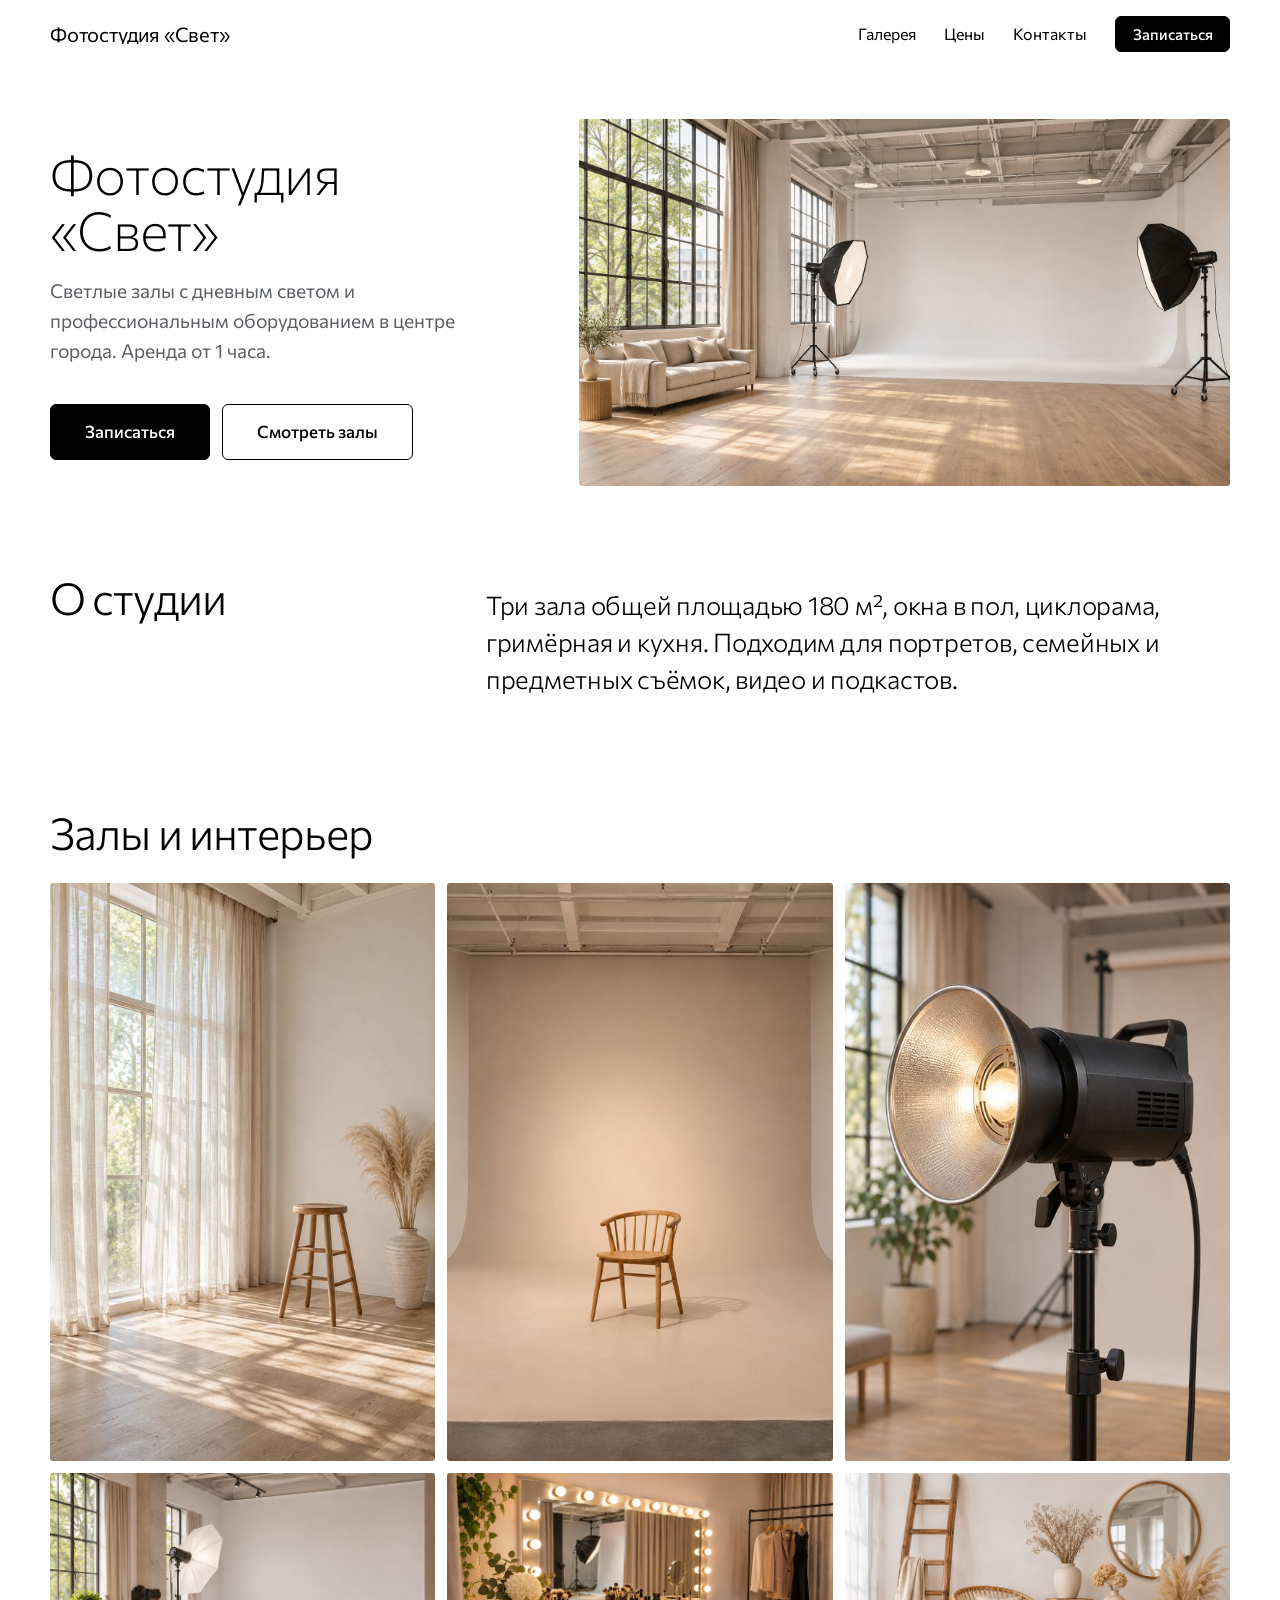
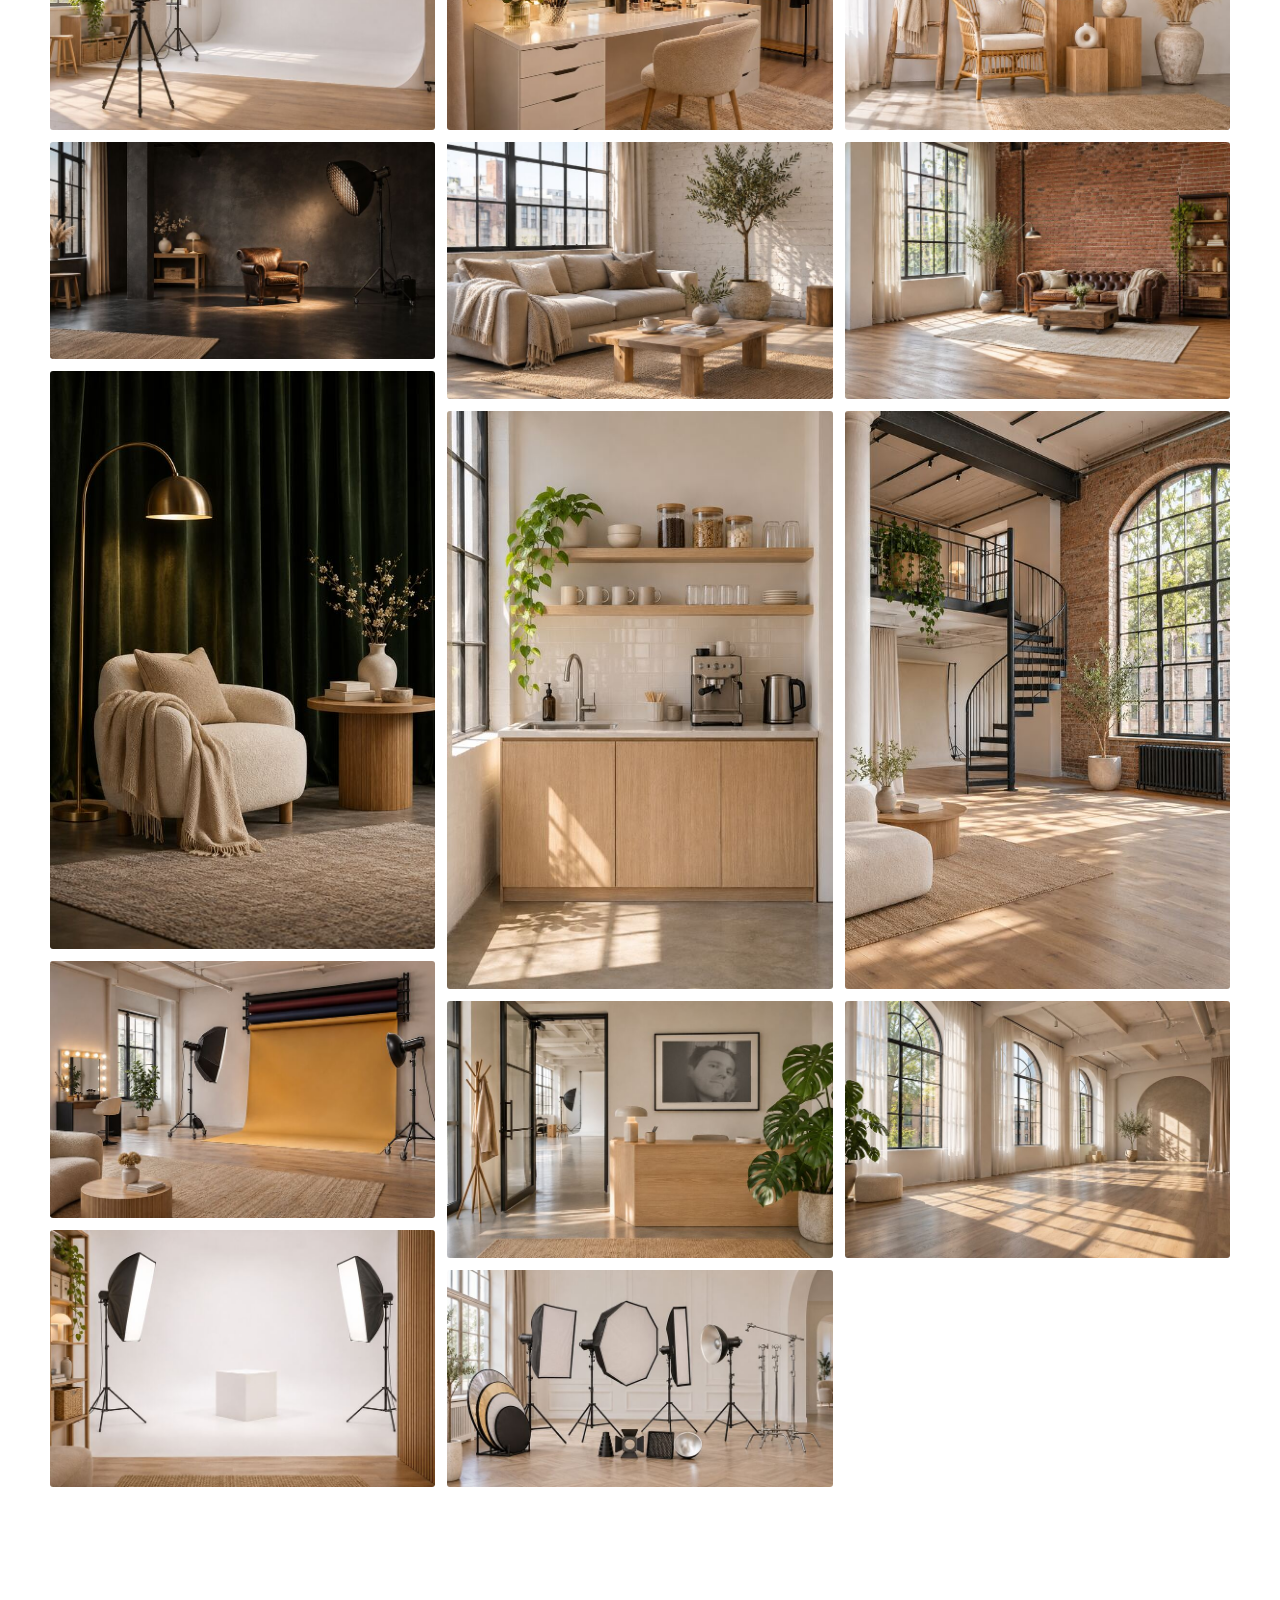
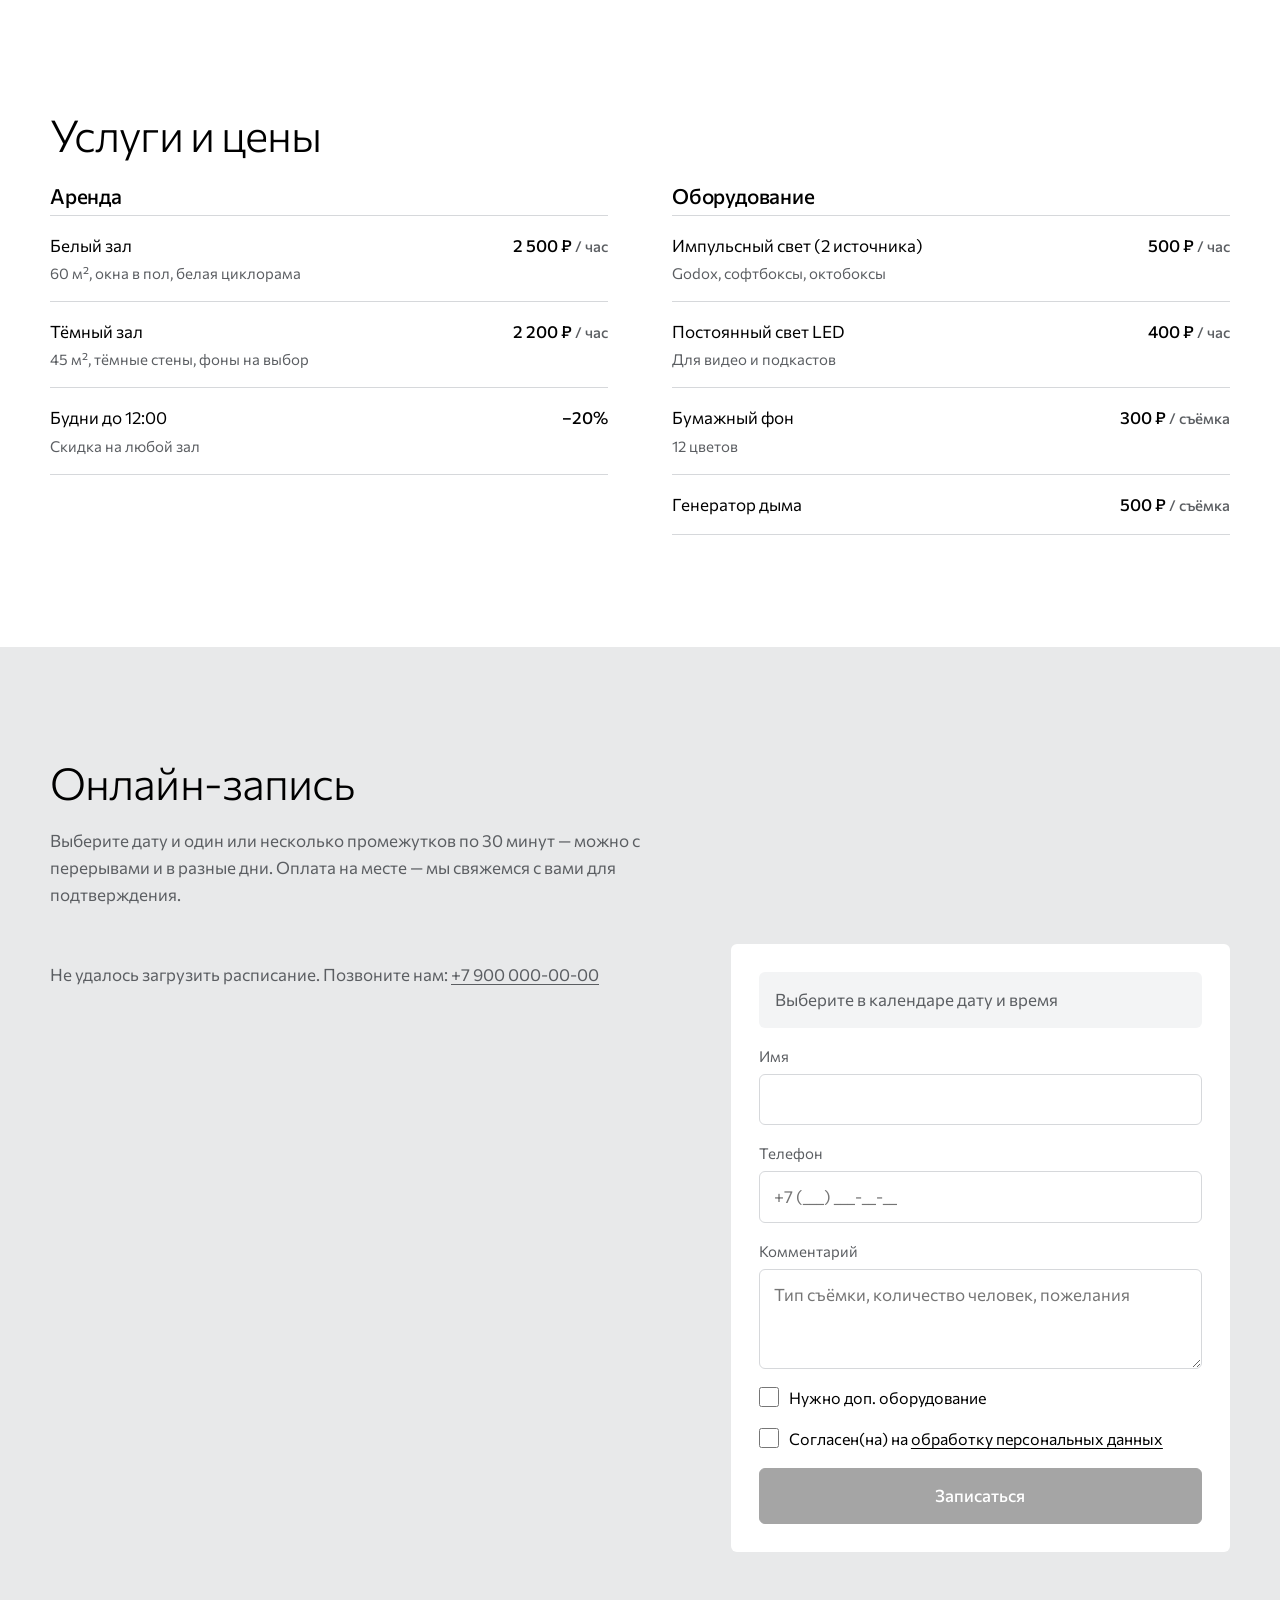
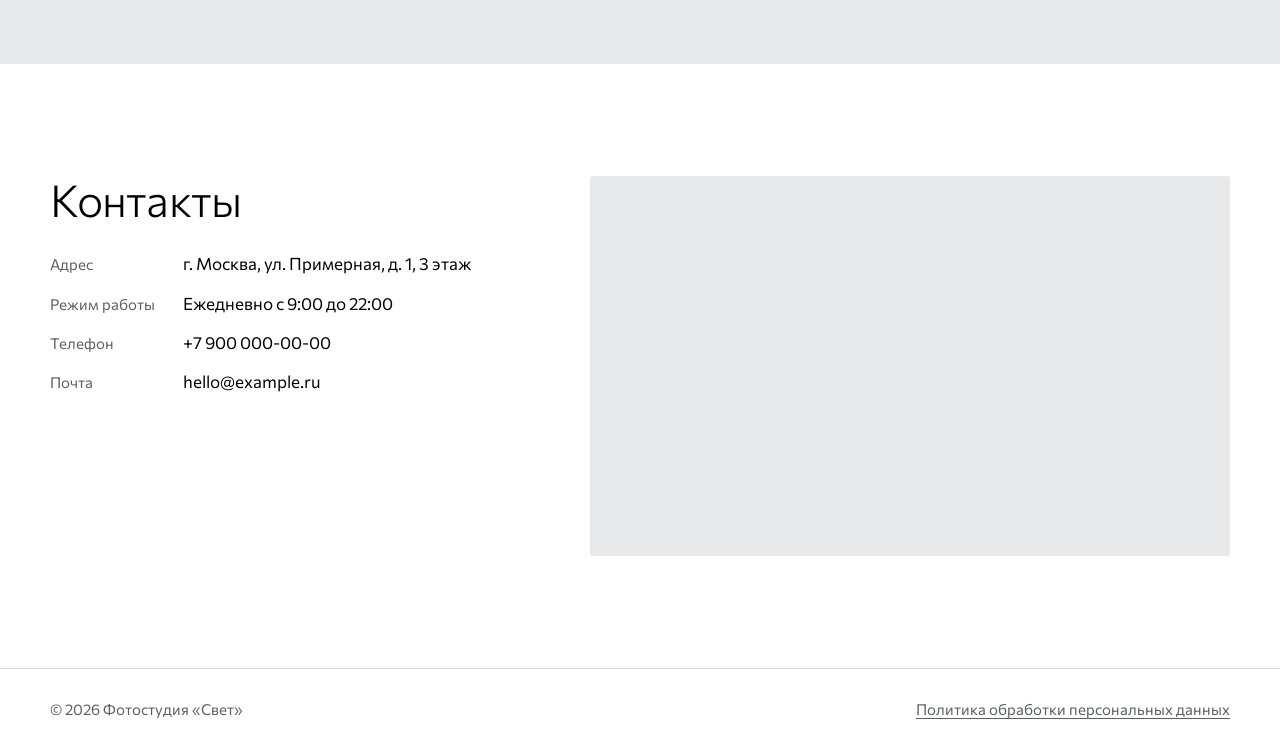
<file: index.html>
<!doctype html>
<html lang="ru">
<head>
  <meta charset="utf-8">
  <meta name="viewport" content="width=device-width, initial-scale=1, viewport-fit=cover">
  <title data-text="seo_title">Фотостудия «Свет» — аренда фотостудии почасово</title>
  <meta name="description" data-attr-content="seo_description" content="Аренда фотостудии с дневным светом от 1 часа. Онлайн-запись, профессиональный свет, циклорама.">
  <meta name="theme-color" content="#f6f3ee">
  <link rel="canonical" href="https://example.ru/">
  <meta property="og:type" content="website">
  <meta property="og:title" content="Фотостудия «Свет»">
  <meta property="og:description" content="Аренда фотостудии от 1 часа. Онлайн-запись на ближайшие 2 дня.">
  <meta property="og:image" content="https://renovatedatol.github.io/studio-svet/img/photos/01.jpg">
  <link rel="icon" href="img/favicon.svg" type="image/svg+xml">
  <link rel="preconnect" href="https://fonts.googleapis.com">
  <link rel="preconnect" href="https://fonts.gstatic.com" crossorigin>
  <link href="https://fonts.googleapis.com/css2?family=Commissioner:wght@200..600&display=swap" rel="stylesheet">
  <link rel="stylesheet" href="css/style.css">
  <script type="application/ld+json">
  {
    "@context": "https://schema.org",
    "@type": "LocalBusiness",
    "name": "Фотостудия «Свет»",
    "description": "Аренда фотостудии почасово",
    "url": "https://example.ru/",
    "telephone": "+7 900 000-00-00",
    "address": { "@type": "PostalAddress", "streetAddress": "ул. Примерная, д. 1", "addressLocality": "Москва", "addressCountry": "RU" }
  }
  </script>
</head>
<body>

<header class="header" id="top">
  <div class="container header__inner">
    <a href="#top" class="logo" data-text="studio_name">Фотостудия «Свет»</a>
    <nav class="nav" id="nav" aria-label="Основное меню">
      <a href="#gallery">Галерея</a>
      <a href="#prices">Цены</a>
      <a href="#contacts">Контакты</a>
      <a href="#booking" class="btn btn--small">Записаться</a>
    </nav>
    <button class="burger" id="burger" aria-label="Открыть меню" aria-expanded="false" aria-controls="nav"><span></span><span></span></button>
  </div>
</header>

<main>
  <!-- ГЛАВНАЯ -->
  <section class="hero" id="hero">
    <div class="container hero__grid"><div class="hero__content">
      <h1 data-text="hero_title">Фотостудия «Свет»</h1>
      <p class="hero__subtitle" data-text="hero_subtitle">Светлые залы с дневным светом и профессиональным оборудованием в центре города. Аренда от 1 часа.</p>
      <div class="hero__actions">
        <a href="#booking" class="btn btn--large">Записаться</a>
        <a href="#gallery" class="btn btn--ghost btn--large">Смотреть залы</a>
      </div>
    </div>
    <figure class="hero__media"><img id="heroImg" src="img/photos/01.jpg" width="1536" height="1024" alt="Белый зал студии" fetchpriority="high"></figure>
    </div>
  </section>

  <!-- О СТУДИИ -->
  <section class="section about">
    <div class="container"><div class="about__inner">
      <h2 data-text="about_title">О студии</h2>
      <p data-text="about_text">Три зала общей площадью 180 м², окна в пол, циклорама, гримёрная и кухня. Подходим для портретов, семейных и предметных съёмок, видео и подкастов.</p></div>
    </div>
  </section>

  <!-- ГАЛЕРЕЯ -->
  <section class="section" id="gallery">
    <div class="container">
      <h2>Залы и интерьер</h2>
      <div class="gallery" id="galleryGrid"></div>
    </div>
  </section>

  <!-- УСЛУГИ И ЦЕНЫ -->
  <section class="section section--alt" id="prices">
    <div class="container">
      <h2>Услуги и цены</h2>
      <div class="prices" id="pricesWrap"></div>
    </div>
  </section>

  <!-- ОНЛАЙН-ЗАПИСЬ -->
  <section class="section" id="booking">
    <div class="container booking">
      <div class="booking__head">
        <h2>Онлайн-запись</h2>
        <p class="muted" id="bookingHint">Выберите дату и один или несколько промежутков по 30 минут — можно с перерывами и в разные дни. Оплата на месте — мы свяжемся с вами для подтверждения.</p>
      </div>

      <div class="booking__body" id="bookingBody">
        <div class="booking__pick">
          <div class="tabs" id="hallTabs" role="tablist" aria-label="Зал" hidden></div>
          <div class="cal" id="cal" aria-live="polite">
            <p class="muted">Загружаем расписание…</p>
          </div>
          <div class="day-slots" id="daySlots" hidden>
            <h3 class="day-slots__title" id="dayTitle"></h3>
            <div class="lightday" id="lightDay" hidden></div>
            <div class="slots" id="slots"></div>
            <p class="legend">
              <span><i class="lg lg--day"></i>дневной свет из окон</span>
              <span><i class="lg lg--golden"></i>мягкий свет у восхода и заката</span>
              <span><i class="lg lg--night"></i>темно, только студийный свет</span>
              <span><i class="lg lg--sel"></i>выбрано</span>
              <span><i class="lg lg--busy"></i>занято</span>
            </p>
          </div>
        </div>

        <form class="form" id="bookingForm" novalidate>
          <div class="form__summary" id="summary">Выберите в календаре дату и время</div>
          <button type="button" class="link-btn" id="clearSel" hidden>Сбросить выбор</button>

          <label class="field">
            <span>Имя</span>
            <input type="text" name="name" autocomplete="name" required minlength="2" maxlength="80">
          </label>
          <label class="field">
            <span>Телефон</span>
            <input type="tel" name="phone" autocomplete="tel" inputmode="tel" required placeholder="+7 (___) ___-__-__">
          </label>
          <label class="field">
            <span>Комментарий</span>
            <textarea name="comment" rows="3" maxlength="1000" placeholder="Тип съёмки, количество человек, пожелания"></textarea>
          </label>

          <label class="check">
            <input type="checkbox" name="equipment">
            <span>Нужно доп. оборудование</span>
          </label>
          <label class="check">
            <input type="checkbox" name="consent" required>
            <span>Согласен(на) на <a href="privacy.html" target="_blank">обработку персональных данных</a></span>
          </label>

          <!-- скрытое поле-ловушка для спам-ботов -->
          <input type="text" name="website" class="hp" tabindex="-1" autocomplete="off" aria-hidden="true">

          <p class="form__error" id="formError" role="alert" hidden></p>
          <button type="submit" class="btn btn--large btn--block" id="submitBtn" disabled>Записаться</button>
        </form>
      </div>

      <div class="booking__done" id="bookingDone" hidden>
        <div class="done__icon" aria-hidden="true">✓</div>
        <h3>Спасибо! Мы свяжемся с вами.</h3>
        <p class="muted" id="doneWhen"></p>
        <div class="tg-sub" id="tgSub" hidden>
          <p><b>Напомнить о записи в Telegram?</b><br>Пришлём напоминание за сутки и за час до начала.</p>
          <a class="btn btn--tg" id="tgSubBtn" href="#" target="_blank" rel="noopener">Напоминать в Telegram</a>
          <p class="muted tg-sub__hint">Откроется наш бот — нажмите в нём «Старт».</p>
        </div>
        <div class="tg-sub tg-sub--ok" id="tgSubOk" hidden>✅ Готово — напомним в Telegram за сутки и за час до начала.</div>
        <button class="btn btn--ghost" id="bookAgain" type="button">Записаться ещё</button>
      </div>
    </div>
  </section>

  <!-- КОНТАКТЫ -->
  <section class="section section--alt" id="contacts">
    <div class="container contacts">
      <div class="contacts__info">
        <h2>Контакты</h2>
        <dl class="contacts__list">
          <dt>Адрес</dt>
          <dd data-text="address">г. Москва, ул. Примерная, д. 1, 3 этаж</dd>
          <dt>Режим работы</dt>
          <dd data-text="hours_text">Ежедневно с 9:00 до 22:00</dd>
          <dt>Телефон</dt>
          <dd><a data-link="phone" href="tel:+79000000000">+7 900 000-00-00</a></dd>
          <dt data-show="email">Почта</dt>
          <dd data-show="email"><a data-link="email" href="mailto:hello@example.ru">hello@example.ru</a></dd>
        </dl>
        <div class="socials">
          <a data-link="whatsapp" href="#" target="_blank" rel="noopener" class="chip">WhatsApp</a>
          <a data-link="telegram" href="#" target="_blank" rel="noopener" class="chip">Telegram</a>
          <a data-link="max" href="#" target="_blank" rel="noopener" class="chip">MAX</a>
          <a data-link="vk" href="#" target="_blank" rel="noopener" class="chip">ВКонтакте</a>
          <a data-link="instagram" href="#" target="_blank" rel="noopener" class="chip">Instagram</a>
        </div>
      </div>
      <div class="map" id="map"></div>
    </div>
  </section>
</main>

<footer class="footer">
  <div class="container footer__inner">
    <span>© <span id="year"></span> <span data-text="studio_name">Фотостудия «Свет»</span></span>
    <a href="privacy.html">Политика обработки персональных данных</a>
  </div>
</footer>

<!-- Просмотр фото на весь экран -->
<div class="lightbox" id="lightbox" hidden role="dialog" aria-modal="true" aria-label="Просмотр фото">
  <button class="lightbox__close" id="lbClose" aria-label="Закрыть">×</button>
  <button class="lightbox__nav lightbox__prev" id="lbPrev" aria-label="Предыдущее фото">‹</button>
  <img id="lbImg" alt="">
  <button class="lightbox__nav lightbox__next" id="lbNext" aria-label="Следующее фото">›</button>
  <div class="lightbox__counter" id="lbCounter"></div>
</div>

<script src="js/config.js"></script>
<script src="js/content.js"></script>
<script src="js/app.js"></script>
</body>
</html>
</file>
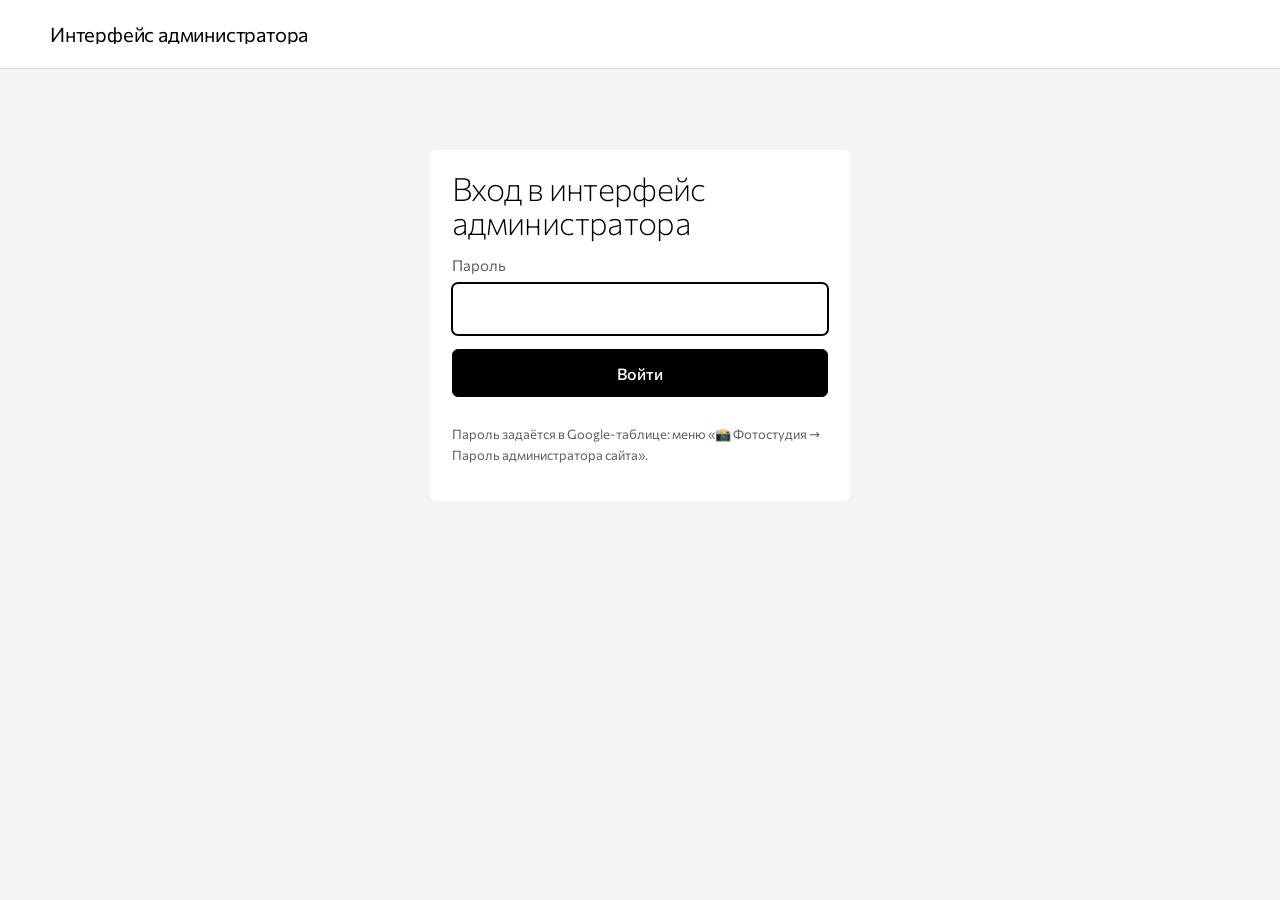
<file: admin.html>
<!doctype html>
<html lang="ru">
<head>
  <meta charset="utf-8">
  <meta name="viewport" content="width=device-width, initial-scale=1, viewport-fit=cover">
  <title>Интерфейс администратора — фотостудия</title>
  <meta name="robots" content="noindex, nofollow">
  <link rel="icon" href="img/favicon.svg" type="image/svg+xml">
  <link rel="preconnect" href="https://fonts.googleapis.com">
  <link rel="preconnect" href="https://fonts.gstatic.com" crossorigin>
  <link href="https://fonts.googleapis.com/css2?family=Commissioner:wght@200..600&display=swap" rel="stylesheet">
  <link rel="stylesheet" href="css/style.css">
  <link rel="stylesheet" href="css/admin.css">
</head>
<body class="admin scrolled">

<header class="header">
  <div class="container header__inner">
    <a href="index.html" class="logo">Интерфейс администратора</a>
    <nav class="admin-nav" id="adminNav" hidden>
      <a href="#bookings">Записи</a>
      <a href="#planner">Календарь</a>
      <a href="#telegram">Telegram</a>
      <button type="button" class="btn btn--small btn--ghost" id="logoutBtn">Выйти</button>
    </nav>
  </div>
</header>

<main class="admin-main">
  <!-- ВХОД -->
  <section class="container login" id="loginView" hidden>
    <form class="card login__card" id="loginForm">
      <h1>Вход в интерфейс администратора</h1>
      <label class="field">
        <span>Пароль</span>
        <input type="password" name="password" autocomplete="current-password" required autofocus>
      </label>
      <p class="form__error" id="loginError" role="alert" hidden></p>
      <button class="btn btn--block" type="submit" id="loginBtn">Войти</button>
      <p class="muted small">Пароль задаётся в Google-таблице: меню «📸 Фотостудия → Пароль администратора сайта».</p>
    </form>
  </section>

  <div id="app" hidden>
    <!-- СПИСОК ЗАПИСЕЙ -->
    <section class="container admin-section" id="bookings">
      <div class="section-head">
        <h2>Записи</h2>
        <button type="button" class="btn btn--small btn--ghost" id="reloadList">Обновить</button>
      </div>
      <div class="toolbar">
        <div class="seg" id="periodSeg" role="tablist">
          <button type="button" class="seg__btn seg__btn--active" data-period="upcoming">Предстоящие</button>
          <button type="button" class="seg__btn" data-period="past">Прошедшие (60 дней)</button>
        </div>
        <div class="seg" id="typeSeg" role="tablist">
          <button type="button" class="seg__btn seg__btn--active" data-type="all">Все</button>
          <button type="button" class="seg__btn" data-type="booking">Записи</button>
          <button type="button" class="seg__btn" data-type="block">Закрытое время</button>
        </div>
        <input type="search" id="search" class="search" placeholder="Поиск: имя, телефон, комментарий">
      </div>
      <div class="card table-wrap">
        <table class="table" id="listTable">
          <thead>
            <tr><th>Дата</th><th>Время</th><th>Клиент</th><th>Телефон</th><th>Обор.</th><th>Комментарий</th><th>Откуда</th><th></th></tr>
          </thead>
          <tbody id="listBody"><tr><td colspan="8" class="muted">Загрузка…</td></tr></tbody>
        </table>
      </div>
      <p class="muted small" id="listCount"></p>
    </section>

    <!-- КАЛЕНДАРЬ -->
    <section class="container admin-section" id="planner">
      <div class="section-head">
        <h2>Календарь</h2>
      </div>
      <p class="muted">Выберите свободные интервалы времени, затем запишите клиента или закройте время. Ограничения,
        действующие для клиентов на сайте (запись не позднее чем за 2 дня, закрытие записи в конце месяца), в данном разделе не применяются.</p>
      <div class="planner">
        <div class="card planner__cal">
          <div class="tabs" id="hallTabs" role="tablist" hidden></div>
          <div class="cal" id="cal"><p class="muted">Загрузка…</p></div>
          <div class="day-slots" id="daySlots" hidden>
            <div class="day-slots__head">
              <h3 class="day-slots__title" id="dayTitle"></h3>
              <button type="button" class="link-btn" id="selectDay">Выбрать всё свободное время</button>
            </div>
            <div class="slots" id="slots"></div>
            <p class="legend">
              <span><i class="lg lg--free"></i>свободно</span> <span><i class="lg lg--sel"></i>выбрано</span>
              <span><i class="lg lg--booking"></i>запись</span> <span><i class="lg lg--block"></i>закрыто</span>
            </p>
            <div class="day-events" id="dayEvents"></div>
          </div>
        </div>

        <div class="card planner__panel">
          <div class="form__summary" id="selSummary">Выберите свободное время в календаре</div>
          <button type="button" class="link-btn" id="clearSel" hidden>Сбросить выбор</button>
          <div class="seg seg--full" id="kindSeg">
            <button type="button" class="seg__btn seg__btn--active" data-kind="booking">Записать клиента</button>
            <button type="button" class="seg__btn" data-kind="block">Закрыть время</button>
          </div>
          <form id="createForm" class="form-plain" novalidate>
            <div data-kind-only="booking">
              <label class="field"><span>Имя клиента</span><input type="text" name="name" maxlength="80"></label>
              <label class="field"><span>Телефон</span><input type="tel" name="phone" maxlength="30" placeholder="необязательно"></label>
              <label class="field"><span>Комментарий</span><textarea name="comment" rows="2" maxlength="1000"></textarea></label>
              <label class="check"><input type="checkbox" name="equipment"><span>Нужно доп. оборудование</span></label>
            </div>
            <div data-kind-only="block" hidden>
              <label class="field"><span>Причина (видна только администраторам)</span><input type="text" name="reason" maxlength="100" placeholder="например: технические работы, внутренняя съёмка"></label>
            </div>
            <p class="form__error" id="createError" role="alert" hidden></p>
            <p class="form__ok" id="createOk" hidden></p>
            <button type="submit" class="btn btn--block" id="createBtn" disabled>Записать</button>
          </form>
        </div>
      </div>
    </section>

    <!-- TELEGRAM -->
    <section class="container admin-section" id="telegram">
      <div class="section-head">
        <h2>Уведомления в Telegram</h2>
        <button type="button" class="btn btn--small btn--ghost" id="tgTest">Отправить тест</button>
      </div>
      <p class="muted" id="tgHint">Загрузка…</p>
      <div class="card">
        <ul class="tg-list" id="tgList"><li class="muted">Загрузка…</li></ul>
        <form class="tg-add" id="tgAdd">
          <input type="text" name="username" placeholder="@username" autocomplete="off" aria-label="Имя пользователя в Telegram">
          <button type="submit" class="btn btn--small">Добавить</button>
        </form>
        <p class="form__error" id="tgError" role="alert" hidden></p>
      </div>
      <div class="card tg-seen" id="tgSeen" hidden>
        <h3>Недавние обращения к боту</h3>
        <p class="muted small">Пользователя без имени пользователя (@username) можно назначить администратором после того, как он отправит боту любое сообщение.</p>
        <ul class="tg-list" id="tgSeenList"></ul>
      </div>
    </section>
  </div>
</main>

<div class="toast" id="toast" hidden></div>

<script src="js/config.js"></script>
<script src="js/admin.js"></script>
</body>
</html>
</file>
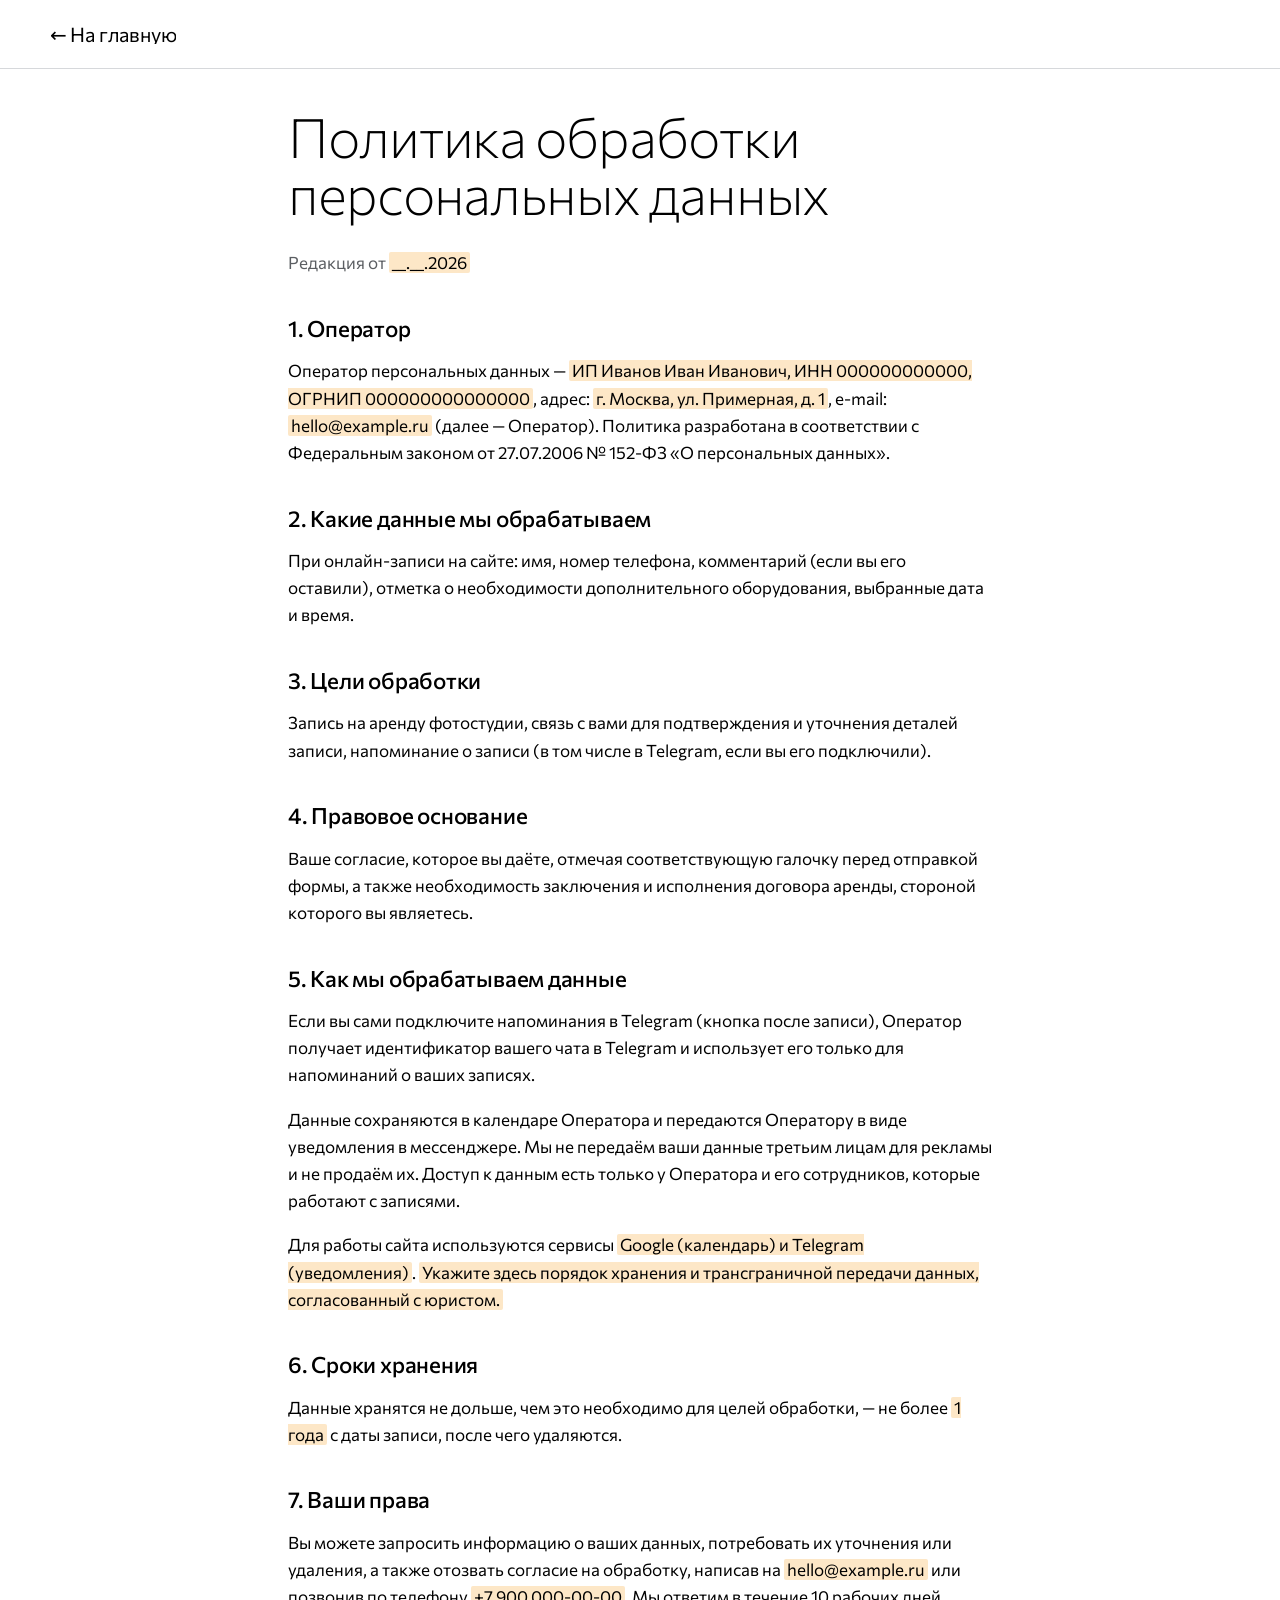
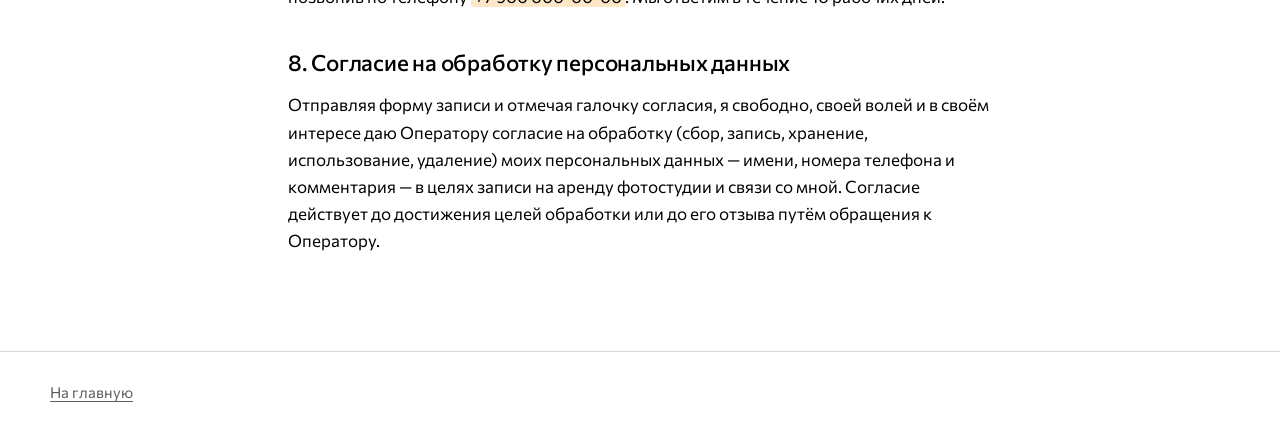
<file: privacy.html>
<!doctype html>
<html lang="ru">
<head>
  <meta charset="utf-8">
  <meta name="viewport" content="width=device-width, initial-scale=1">
  <title>Политика обработки персональных данных</title>
  <meta name="robots" content="noindex">
  <link rel="icon" href="img/favicon.svg" type="image/svg+xml">
  <link href="https://fonts.googleapis.com/css2?family=Commissioner:wght@200..600&display=swap" rel="stylesheet">
  <link rel="stylesheet" href="css/style.css">
</head>
<body class="scrolled">
<header class="header">
  <div class="container header__inner">
    <a href="index.html" class="logo">← На главную</a>
  </div>
</header>

<main class="doc">
  <div class="container">
    <!-- ШАБЛОН. Замените всё, что выделено <mark>, и согласуйте текст с юристом. -->
    <h1>Политика обработки персональных данных</h1>
    <p class="muted">Редакция от <mark>__.__.2026</mark></p>

    <h2>1. Оператор</h2>
    <p>Оператор персональных данных — <mark>ИП Иванов Иван Иванович, ИНН 000000000000, ОГРНИП 000000000000000</mark>, адрес: <mark>г. Москва, ул. Примерная, д. 1</mark>, e-mail: <mark>hello@example.ru</mark> (далее — Оператор). Политика разработана в соответствии с Федеральным законом от 27.07.2006 № 152-ФЗ «О персональных данных».</p>

    <h2>2. Какие данные мы обрабатываем</h2>
    <p>При онлайн-записи на сайте: имя, номер телефона, комментарий (если вы его оставили), отметка о необходимости дополнительного оборудования, выбранные дата и время.</p>

    <h2>3. Цели обработки</h2>
    <p>Запись на аренду фотостудии, связь с вами для подтверждения и уточнения деталей записи, напоминание о записи (в том числе в Telegram, если вы его подключили).</p>

    <h2>4. Правовое основание</h2>
    <p>Ваше согласие, которое вы даёте, отмечая соответствующую галочку перед отправкой формы, а также необходимость заключения и исполнения договора аренды, стороной которого вы являетесь.</p>

    <h2>5. Как мы обрабатываем данные</h2>
    <p>Если вы сами подключите напоминания в Telegram (кнопка после записи), Оператор получает идентификатор вашего чата в Telegram
      и использует его только для напоминаний о ваших записях.</p>
    <p>Данные сохраняются в календаре Оператора и передаются Оператору в виде уведомления в мессенджере. Мы не передаём ваши данные третьим лицам для рекламы и не продаём их. Доступ к данным есть только у Оператора и его сотрудников, которые работают с записями.</p>
    <p>Для работы сайта используются сервисы <mark>Google (календарь) и Telegram (уведомления)</mark>. <mark>Укажите здесь порядок хранения и трансграничной передачи данных, согласованный с юристом.</mark></p>

    <h2>6. Сроки хранения</h2>
    <p>Данные хранятся не дольше, чем это необходимо для целей обработки, — не более <mark>1 года</mark> с даты записи, после чего удаляются.</p>

    <h2>7. Ваши права</h2>
    <p>Вы можете запросить информацию о ваших данных, потребовать их уточнения или удаления, а также отозвать согласие на обработку, написав на <mark>hello@example.ru</mark> или позвонив по телефону <mark>+7 900 000-00-00</mark>. Мы ответим в течение 10 рабочих дней.</p>

    <h2>8. Согласие на обработку персональных данных</h2>
    <p>Отправляя форму записи и отмечая галочку согласия, я свободно, своей волей и в своём интересе даю Оператору согласие на обработку (сбор, запись, хранение, использование, удаление) моих персональных данных — имени, номера телефона и комментария — в целях записи на аренду фотостудии и связи со мной. Согласие действует до достижения целей обработки или до его отзыва путём обращения к Оператору.</p>
  </div>
</main>

<footer class="footer">
  <div class="container footer__inner">
    <a href="index.html">На главную</a>
  </div>
</footer>
</body>
</html>
</file>
<file: css/style.css>
/*
 * Фотостудия «Свет» — дизайн-система.
 * Студия дневного света: белая циклорама, серый фотофон, чёрный текст.
 * Цвет появляется только там, где речь о свете: шкала «световой день» в записи.
 */
:root {
  --white: #ffffff;          /* циклорама — фон страницы */
  --seamless: #e8e9ea;       /* серый бумажный фон — блок записи */
  --ink: #000000;            /* текст, кнопки */
  --muted: #5b5e62;          /* второстепенный текст (контраст 6.4:1 на белом) */
  --line: #d6d8db;           /* линии и рамки */
  --soft: #f3f4f5;           /* лёгкая подложка полей */
  --daylight: #a9c8f5;       /* 5600K — дневной свет из окон */
  --golden: #f2a65a;         /* 3200K — золотой час */
  --night: #3a3f4b;          /* после заката — только студийный свет */
  --danger: #b3261e;
  --focus: #2f6fd6;

  /* старые имена — их использует интерфейс администратора */
  --bg: var(--white);
  --bg-alt: var(--seamless);
  --card: var(--white);
  --accent: var(--ink);
  --accent-ink: var(--white);
  --radius: 6px;

  --font: 'Commissioner', system-ui, -apple-system, 'Segoe UI', Roboto, sans-serif;
  --serif: var(--font);
  --sans: var(--font);
  --header-h: 68px;
}

*, *::before, *::after { box-sizing: border-box; }
html { scroll-behavior: smooth; scroll-padding-top: var(--header-h); -webkit-text-size-adjust: 100%; }
body { margin: 0; background: var(--white); color: var(--ink); font: 400 17px/1.6 var(--font); font-feature-settings: 'lnum'; }
body.no-scroll { overflow: hidden; }
img { max-width: 100%; display: block; }
a { color: inherit; text-underline-offset: .18em; text-decoration-thickness: 1px; }
[hidden] { display: none !important; }
:focus-visible { outline: 2px solid var(--focus); outline-offset: 2px; }

/* Шкала: 17 → 21 → 28 → 44 → 72+. Крупное — тонко, мелкое — плотнее. */
h1, h2, h3 { font-family: var(--font); line-height: 1.05; margin: 0 0 .5em; letter-spacing: -.02em; }
h1 { font-weight: 200; }
h2 { font-weight: 300; font-size: clamp(2.2rem, 5vw, 2.75rem); }
h3 { font-weight: 500; font-size: 1.3rem; letter-spacing: -.01em; }
.muted { color: var(--muted); }
.container { width: min(1180px, 100% - 40px); margin-inline: auto; }

/* ───── кнопки ───── */
.btn {
  display: inline-flex; align-items: center; justify-content: center; gap: .5em;
  padding: .85em 1.6em; border: 1px solid var(--ink); border-radius: var(--radius);
  background: var(--ink); color: var(--white); font: 500 16px/1.2 var(--font);
  text-decoration: none; cursor: pointer; transition: background .15s, color .15s, opacity .15s;
}
.btn:hover { background: #2b2d31; border-color: #2b2d31; }
.btn:disabled { opacity: .35; cursor: not-allowed; background: var(--ink); border-color: var(--ink); }
.btn--small { padding: .55em 1.1em; font-size: 15px; }
.btn--large { padding: 1em 2em; font-size: 17px; }
.btn--block { width: 100%; }
.btn--ghost { background: transparent; color: var(--ink); }
.btn--ghost:hover { background: var(--ink); color: var(--white); border-color: var(--ink); }

/* ───── шапка ───── */
.header { position: fixed; inset: 0 0 auto; z-index: 50; height: var(--header-h); background: var(--white); transition: box-shadow .2s; }
.scrolled .header { box-shadow: 0 1px 0 var(--line); }
.header__inner { height: 100%; display: flex; align-items: center; justify-content: space-between; gap: 20px; }
.logo { font: 400 1.25rem/1 var(--font); letter-spacing: -.01em; text-decoration: none; white-space: nowrap; overflow: hidden; text-overflow: ellipsis; }
.nav { display: flex; align-items: center; gap: 28px; }
.nav a:not(.btn) { text-decoration: none; font-size: 16px; }
.nav a:not(.btn):hover { text-decoration: underline; }
.burger { display: none; width: 44px; height: 44px; border: 0; background: none; cursor: pointer; position: relative; }
.burger span { position: absolute; left: 11px; right: 11px; height: 1.5px; background: var(--ink); transition: transform .2s; }
.burger span:first-child { top: 18px; }
.burger span:last-child { top: 25px; }
.burger[aria-expanded="true"] span:first-child { transform: translateY(3.5px) rotate(45deg); }
.burger[aria-expanded="true"] span:last-child { transform: translateY(-3.5px) rotate(-45deg); }

/* ───── первый экран ─────
   Текст и фото стоят в общей сетке сайта (.container): левый край — по логотипу,
   правый край фото — по кнопке «Записаться» в шапке и по галерее. Фото — целиком, в своих пропорциях. */
.hero { padding-top: calc(var(--header-h) + clamp(24px, 4vw, 56px)); }
.hero__grid { display: grid; grid-template-columns: minmax(0, 5fr) minmax(0, 7fr); gap: clamp(32px, 5vw, 80px); align-items: center; }
.hero__content { max-width: 34rem; min-width: 0; }
.hero h1 { font-size: clamp(2.6rem, 4.2vw, 4.6rem); margin-bottom: .35em; overflow-wrap: break-word; }
.hero__subtitle { font-size: 1.2rem; line-height: 1.55; color: var(--muted); margin: 0 0 2em; max-width: 30em; }
.hero__actions { display: flex; gap: 12px; flex-wrap: wrap; }
.hero__media { margin: 0; border-radius: 3px; overflow: hidden; background: var(--seamless); }
.hero__media img { width: 100%; height: auto; max-height: calc(100svh - var(--header-h) - 56px); object-fit: cover; cursor: zoom-in; }

/* ───── секции ───── */
.section { padding: clamp(64px, 9vw, 112px) 0; }
.section--alt { background: var(--white); }
.section--seamless { background: var(--seamless); }
.about { padding-top: clamp(56px, 7vw, 88px); padding-bottom: 0; }
.about__inner { display: grid; grid-template-columns: minmax(0, 1fr) minmax(0, 2fr); gap: 24px 64px; align-items: baseline; }
.about h2 { margin: 0; }
.about p { font-size: clamp(1.3rem, 2.2vw, 1.6rem); font-weight: 300; line-height: 1.45; letter-spacing: -.01em; margin: 0; max-width: 34em; }

/* ───── галерея ───── */
.gallery { columns: 3 280px; column-gap: 12px; margin-top: 28px; }
.gallery__item {
  display: block; width: 100%; padding: 0; margin: 0 0 12px; border: 0; border-radius: 3px; overflow: hidden;
  background: var(--seamless); cursor: zoom-in; break-inside: avoid;
}
.gallery__item img { width: 100%; height: auto; transition: opacity .2s; }
.gallery__item:hover img { opacity: .88; }

/* ───── лайтбокс ───── */
.lightbox { position: fixed; inset: 0; z-index: 100; background: rgba(0, 0, 0, .95); display: flex; align-items: center; justify-content: center; }
.lightbox img { max-width: calc(100vw - 32px); max-height: calc(100svh - 100px); object-fit: contain; user-select: none; }
.lightbox button { position: absolute; border: 0; background: rgba(255,255,255,.08); color: #fff; cursor: pointer; border-radius: 50%; width: 52px; height: 52px; font-size: 30px; line-height: 1; transition: background .15s; }
.lightbox button:hover { background: rgba(255,255,255,.2); }
.lightbox__close { top: 16px; right: 16px; }
.lightbox__prev { left: 16px; top: 50%; transform: translateY(-50%); }
.lightbox__next { right: 16px; top: 50%; transform: translateY(-50%); }
.lightbox__counter { position: absolute; bottom: 20px; left: 0; right: 0; text-align: center; color: rgba(255,255,255,.65); font-size: 15px; }

/* ───── цены: два списка, без карточек ───── */
.prices { display: grid; grid-template-columns: repeat(auto-fit, minmax(320px, 1fr)); gap: 24px 64px; margin-top: 28px; }
.prices__group h3 { margin-bottom: .4em; }
.price-list { list-style: none; margin: 0; padding: 0; }
.price-list li { display: flex; justify-content: space-between; align-items: baseline; gap: 20px; padding: 16px 0; border-top: 1px solid var(--line); }
.price-list li:last-child { border-bottom: 1px solid var(--line); }
.price-list small { display: block; color: var(--muted); font-size: 15px; margin-top: 2px; }
.price-list__price { font-weight: 500; white-space: nowrap; text-align: right; font-variant-numeric: tabular-nums; }
.price-list__price small { display: inline; font-size: 15px; }

/* ───── запись: серый фон, форма — белый лист ───── */
#booking { background: var(--seamless); }
.booking__head { max-width: 40rem; margin-bottom: 36px; }
.booking__head p { margin: 0; }
.booking__body { display: grid; grid-template-columns: minmax(0, 1.3fr) minmax(0, 1fr); gap: 32px; align-items: start; }
.booking__pick { padding: 0; }
.form { background: var(--white); border-radius: var(--radius); padding: 28px; }
.tabs { display: flex; gap: 6px; overflow-x: auto; padding-bottom: 4px; margin-bottom: 18px; scrollbar-width: none; }
.tabs::-webkit-scrollbar { display: none; }
.tab {
  flex: 0 0 auto; padding: 9px 16px; border: 1px solid transparent; border-radius: var(--radius);
  background: rgba(255,255,255,.6); color: var(--ink); font: 500 15px/1.3 var(--font); cursor: pointer;
}
.tab:hover { background: var(--white); }
.tab--active { background: var(--ink); color: var(--white); }
.tab small { color: inherit; opacity: .7; font-size: 13px; }
.tab b { display: block; font-weight: 500; }
.tabs:empty { display: none; }

select, input[type="text"], input[type="tel"], input[type="password"], textarea {
  width: 100%; padding: 13px 14px; border: 1px solid var(--line); border-radius: var(--radius); background: var(--white);
  font: 17px/1.4 var(--font); color: var(--ink); transition: border-color .15s;
}
select:focus, input:focus, textarea:focus { outline: none; border-color: var(--ink); box-shadow: 0 0 0 1px var(--ink); }
textarea { resize: vertical; }

.form { display: grid; gap: 16px; position: sticky; top: calc(var(--header-h) + 16px); }
.form__summary { padding: 14px 16px; border-radius: var(--radius); background: var(--soft); color: var(--muted); }
.form__summary--ready { color: var(--ink); }
.field { display: grid; gap: 6px; }
.field span { font-size: 15px; color: var(--muted); }
.check { display: flex; gap: 10px; align-items: flex-start; font-size: 16px; cursor: pointer; }
.check input { width: 20px; height: 20px; margin: 2px 0 0; accent-color: var(--ink); flex: none; }
.form__error { margin: 0; padding: 10px 14px; border-radius: var(--radius); background: #fbeceb; color: var(--danger); font-size: 15px; }
.hp { position: absolute; left: -9999px; width: 1px; height: 1px; opacity: 0; }

.booking__done { max-width: 34rem; margin: 0 auto; background: var(--white); border-radius: var(--radius); padding: 44px 32px; }
.done__icon { width: 48px; height: 48px; margin: 0 0 18px; border-radius: 50%; background: var(--ink); color: var(--white); font-size: 22px; display: grid; place-items: center; }
.booking__done h3 { font-size: 1.9rem; font-weight: 300; letter-spacing: -.02em; }

/* календарь */
.cal { position: relative; }
.cal__head { display: flex; align-items: center; justify-content: space-between; margin: 0 0 14px; max-width: 460px; }
.cal__title { font: 300 1.75rem/1 var(--font); letter-spacing: -.02em; }
.cal__nav { width: 40px; height: 40px; border: 1px solid rgba(0,0,0,.18); border-radius: 50%; background: transparent; font-size: 20px; line-height: 1; cursor: pointer; color: var(--ink); }
.cal__nav:hover:not(:disabled) { background: var(--white); border-color: var(--ink); }
.cal__nav:disabled { opacity: .25; cursor: default; }
.cal__grid { display: grid; grid-template-columns: repeat(7, 1fr); gap: 4px; max-width: 460px; }
.cal__wd { text-align: center; font-size: 14px; color: var(--muted); padding: 4px 0; }
.cal__day {
  position: relative; height: 46px; border: 1px solid transparent; border-radius: var(--radius);
  background: var(--white); font: 500 16px/1 var(--font); color: var(--ink); cursor: pointer; font-variant-numeric: tabular-nums;
}
.cal__day:hover:not(:disabled) { border-color: var(--ink); }
.cal__day--off { background: transparent; color: #a3a6aa; font-weight: 400; cursor: default; }
.cal__day--active { background: var(--ink); color: var(--white); }
.cal__day--sel::after { content: ''; position: absolute; left: 50%; bottom: 6px; width: 5px; height: 5px; margin-left: -2.5px; border-radius: 50%; background: var(--ink); }
.cal__day--active.cal__day--sel::after { background: var(--white); }
.cal__empty { margin: 12px 0 0; }
.cal--loading .cal__grid, .cal--loading .cal__empty { opacity: .35; pointer-events: none; transition: opacity .15s; }
.cal--loading::after {
  content: ''; position: absolute; left: 230px; top: 55%; width: 26px; height: 26px; margin: -13px 0 0 -13px;
  border: 2px solid rgba(0,0,0,.15); border-top-color: var(--ink); border-radius: 50%; animation: spin .8s linear infinite;
}
@keyframes spin { to { transform: rotate(360deg); } }

/* выбранный день */
.day-slots { margin-top: 32px; }
.day-slots__title { font-size: 1.75rem; font-weight: 300; letter-spacing: -.02em; margin-bottom: 6px; }

/* ── световой день: единственное цветное место на сайте ── */
.lightday { margin: 0 0 18px; }
.lightday__text { margin: 0 0 10px; color: var(--muted); font-size: 15px; }
.lightday__bar { position: relative; display: flex; height: 10px; border-radius: 5px; overflow: hidden; background: var(--night); }
.lightday__seg--day { background: var(--daylight); }
.lightday__seg--golden { background: var(--golden); }
.lightday__seg--night { background: var(--night); }
.lightday__scale { display: flex; justify-content: space-between; margin-top: 6px; font-size: 13px; color: var(--muted); font-variant-numeric: tabular-nums; }

.slots { display: grid; grid-template-columns: repeat(auto-fill, minmax(76px, 1fr)); gap: 6px; min-height: 52px; }
.slots p { grid-column: 1 / -1; margin: 0; }
.slot {
  position: relative; padding: 14px 0 12px; border: 1px solid transparent; border-radius: var(--radius); background: var(--white);
  font: 500 16px/1 var(--font); color: var(--ink); cursor: pointer; font-variant-numeric: tabular-nums; overflow: hidden;
}
.slot::before { content: ''; position: absolute; left: 0; right: 0; top: 0; height: 4px; background: transparent; }
.slot.light--day::before { background: var(--daylight); }
.slot.light--golden::before { background: var(--golden); }
.slot.light--night::before { background: var(--night); }
.slot:hover { border-color: var(--ink); }
.slot--active { background: var(--ink); color: var(--white); }
.slot--busy { background: transparent; color: #8d9095; text-decoration: line-through; cursor: not-allowed; }
.slot--busy::before { opacity: .35; }
.slot--busy:hover { border-color: transparent; }

.legend { display: flex; flex-wrap: wrap; align-items: center; gap: 6px 18px; margin: 16px 0 0; font-size: 14px; color: var(--muted); }
.legend span { display: inline-flex; align-items: center; gap: 7px; }
.lg { display: inline-block; width: 14px; height: 14px; border-radius: 3px; border: 1px solid var(--line); background: var(--white); }
.lg--sel { background: var(--ink); border-color: var(--ink); }
.lg--busy { background: transparent; border-style: dashed; border-color: #8d9095; }
.lg--day { background: var(--daylight); border-color: var(--daylight); }
.lg--golden { background: var(--golden); border-color: var(--golden); }
.lg--night { background: var(--night); border-color: var(--night); }

.sum__row { display: flex; flex-wrap: wrap; gap: 2px 10px; padding: 3px 0; }
.sum__row b { font-weight: 500; }
.sum__total { margin-top: 8px; padding-top: 8px; border-top: 1px solid var(--line); font-weight: 500; }
.sum__hall { font-weight: 500; margin-bottom: 4px; }
.link-btn { justify-self: start; margin-top: -8px; padding: 0; border: 0; background: none; color: var(--ink); font: 400 15px/1.4 var(--font); cursor: pointer; text-decoration: underline; text-underline-offset: .18em; }

.closed-note { grid-column: 1 / -1; display: grid; gap: 6px; padding: 22px 24px; border-radius: var(--radius); background: var(--white); max-width: 40rem; }
.closed-note b { font-size: 1.3rem; font-weight: 400; }
.closed-note span { color: var(--muted); }
.booking__body--closed { grid-template-columns: 1fr; }

/* подписка на напоминания в Telegram */
.tg-sub { margin: 24px 0; padding: 18px 20px; border-radius: var(--radius); background: var(--soft); }
.tg-sub p { margin: 0 0 12px; }
.tg-sub__hint { margin: 10px 0 0 !important; font-size: 14px; }
.tg-sub--ok { background: #e4efe6; color: #24572e; }
.btn--tg { background: #2aabee; border-color: #2aabee; color: #fff; }
.btn--tg:hover { background: #1e96d4; border-color: #1e96d4; }

/* ───── контакты ───── */
.contacts { display: grid; grid-template-columns: minmax(0, 1fr) minmax(0, 1.3fr); gap: 48px; align-items: stretch; }
.contacts__list { display: grid; grid-template-columns: auto 1fr; gap: 12px 28px; margin: 28px 0 32px; }
.contacts__list dt { color: var(--muted); font-size: 15px; padding-top: 2px; }
.contacts__list dd { margin: 0; }
.contacts__list a { text-decoration: none; }
.contacts__list a:hover { text-decoration: underline; }
.socials { display: flex; flex-wrap: wrap; gap: 8px; }
.chip { padding: 9px 16px; border: 1px solid var(--line); border-radius: var(--radius); text-decoration: none; font-size: 15px; }
.chip:hover { border-color: var(--ink); }
.chip[href="#"] { display: none; }
.map { min-height: 380px; border-radius: 3px; overflow: hidden; background: var(--seamless); }
.map iframe { width: 100%; height: 100%; min-height: 380px; border: 0; display: block; }

/* ───── подвал ───── */
.footer { padding: 28px 0; border-top: 1px solid var(--line); font-size: 15px; color: var(--muted); }
.footer__inner { display: flex; justify-content: space-between; gap: 16px; flex-wrap: wrap; }

/* ───── страница политики ───── */
.doc { padding: calc(var(--header-h) + 40px) 0 80px; }
.doc .container { max-width: 44rem; }
.doc h1 { font-size: clamp(2.4rem, 5vw, 3.4rem); }
.doc h2 { font-size: 1.4rem; font-weight: 500; letter-spacing: -.01em; margin-top: 1.8em; }
.doc mark { background: #fde7c7; padding: 0 3px; border-radius: 2px; }

/* ───── адаптив ───── */
@media (max-width: 900px) {
  .hero { padding-top: calc(var(--header-h) + 16px); }
  .hero__grid { grid-template-columns: 1fr; gap: 28px; }
  .hero__media { order: -1; }
  .hero__media img { max-height: none; }
  .about__inner { grid-template-columns: 1fr; }
  .hero h1 { font-size: clamp(2.6rem, 11vw, 4rem); }
  .booking__body, .contacts { grid-template-columns: 1fr; }
  .form { position: static; }
}
@media (max-width: 760px) {
  :root { --header-h: 60px; }
  body { font-size: 16px; }
  .burger { display: block; }
  .header { box-shadow: 0 1px 0 var(--line); }
  .nav {
    position: fixed; top: var(--header-h); left: 0; right: 0; flex-direction: column; align-items: stretch; gap: 0;
    background: var(--white); padding: 8px 20px 20px; box-shadow: 0 1px 0 var(--line);
    transform: translateY(-8px); opacity: 0; pointer-events: none; transition: opacity .2s, transform .2s;
  }
  .nav--open { transform: none; opacity: 1; pointer-events: auto; }
  .nav a:not(.btn) { padding: 14px 0; border-bottom: 1px solid var(--line); font-size: 18px; }
  .nav .btn { margin-top: 16px; padding: 14px; }
  .hero__actions .btn { flex: 1 1 100%; }
  .form { padding: 20px; }
  .gallery { columns: 2 140px; column-gap: 8px; }
  .gallery__item { margin-bottom: 8px; }
  .lightbox__nav { display: none; }
  .contacts__list { grid-template-columns: 1fr; gap: 2px; }
  .contacts__list dd { margin-bottom: 12px; }
  .cal--loading::after { left: 50%; }
}
@media (prefers-reduced-motion: reduce) {
  html { scroll-behavior: auto; }
  *, *::before, *::after { transition: none !important; animation: none !important; }
}
</file>
<file: css/admin.css>
/* ───── админка ───── */
.admin { background: var(--soft); }
.admin .header { background: rgba(255, 255, 255, .96); box-shadow: 0 1px 0 var(--line); }
.admin-nav { display: flex; align-items: center; gap: 22px; }
.admin-nav a { text-decoration: none; font-weight: 500; font-size: 15px; }
.admin-nav a:hover { color: var(--accent); }
.admin-main { padding: calc(var(--header-h) + 28px) 0 80px; }
.admin-section { margin-bottom: 56px; scroll-margin-top: calc(var(--header-h) + 16px); }
.section-head { display: flex; align-items: center; justify-content: space-between; gap: 16px; margin-bottom: 12px; }
.section-head h2 { margin: 0; font-size: clamp(1.8rem, 4vw, 2.4rem); }
.card { background: var(--card); border-radius: var(--radius); padding: 22px; }
.small { font-size: 13px; }
.btn--dark { background: #3a3d42; border-color: #3a3d42; }

.login { display: flex; justify-content: center; padding-top: 6vh; }
.login__card { width: min(420px, 100%); display: grid; gap: 14px; }
.login__card h1 { font-size: 2rem; margin: 0; }

/* переключатели */
.toolbar { display: flex; flex-wrap: wrap; gap: 10px; align-items: center; margin-bottom: 14px; }
.seg { display: inline-flex; padding: 3px; border-radius: 999px; background: var(--bg-alt); gap: 2px; }
.seg--full { display: flex; }
.seg--full .seg__btn { flex: 1; }
.seg__btn { border: 0; background: transparent; padding: 8px 14px; border-radius: 999px; font: 500 14px/1.2 var(--sans); color: var(--muted); cursor: pointer; white-space: nowrap; }
.seg__btn--active { background: var(--card); color: var(--ink); box-shadow: 0 1px 3px rgba(0,0,0,.08); }
.search { flex: 1 1 220px; min-width: 0; padding: 10px 14px; border: 1px solid var(--line); border-radius: 999px; background: var(--card); font: 15px/1.3 var(--sans); }
.search:focus { outline: none; border-color: var(--accent); }

/* таблица */
.table-wrap { padding: 0; overflow-x: auto; }
.table { width: 100%; border-collapse: collapse; font-size: 14px; }
.table th { text-align: left; font-weight: 500; color: var(--muted); font-size: 14px; padding: 14px 12px; border-bottom: 1px solid var(--line); white-space: nowrap; }
.table td { padding: 11px 12px; border-bottom: 1px solid #e9ebed; vertical-align: top; }
.table tr.row--newday td { border-top: 1px solid var(--line); }
.table tr.row--block td { background: #f5f6f7; color: var(--muted); }
.table a { color: inherit; }
.cell-comment { max-width: 280px; color: var(--muted); }
.cell-actions { text-align: right; width: 40px; }
.icon-btn { width: 30px; height: 30px; border: 1px solid transparent; border-radius: 8px; background: transparent; color: #8d9095; cursor: pointer; font-size: 14px; }
.icon-btn:hover { border-color: #e4b5ac; color: #9b2c1c; background: #fbe9e6; }

.badge { display: inline-block; padding: 2px 8px; border-radius: 999px; font-size: 12px; font-weight: 600; white-space: nowrap; background: var(--bg-alt); color: var(--muted); }
.badge--site { background: #e3efe3; color: #2f6b34; }
.badge--admin { background: #e2ebf5; color: #2b5a8a; }
.badge--block { background: #e6e8ea; color: #4f5358; }
.badge--ok { background: #e3efe3; color: #2f6b34; }
.badge--wait { background: #fbf0d9; color: #8a5a10; }

/* планировщик */
.planner { display: grid; grid-template-columns: 1.4fr 1fr; gap: 24px; align-items: start; margin-top: 16px; }
.planner__panel { position: sticky; top: calc(var(--header-h) + 16px); display: grid; gap: 14px; }
.form-plain { display: grid; gap: 12px; }
.form-plain > div { display: grid; gap: 12px; }
.form__ok { margin: 0; padding: 10px 14px; border-radius: 10px; background: #e3efe3; color: #2f6b34; font-size: 14px; }
.cal__count { position: absolute; top: 3px; right: 5px; font-style: normal; font-size: 10px; font-weight: 700; color: #2b5a8a; }
.cal__day--active .cal__count { color: #b9d3ee; }
.cal__day--full:not(.cal__day--active) { background: #e4e6e8; }
.day-slots__head { display: flex; align-items: baseline; justify-content: space-between; gap: 10px; }
.slot--booking { background: #e2ebf5; border-color: #c4d6ea; color: #2b5a8a; cursor: pointer; }
.slot--block { background: repeating-linear-gradient(135deg, #e4e6e8 0 6px, #d9dcdf 6px 12px); border-color: #cfd2d6; color: #6f7378; cursor: pointer; }
.slot--past { background: transparent; border-style: dashed; color: #b4b7bb; cursor: default; }
.lg--booking { background: #e2ebf5; border-color: #c4d6ea; }
.lg--block { background: repeating-linear-gradient(135deg, #e4e6e8 0 3px, #cfd2d6 3px 6px); }

.day-events h4 { margin: 24px 0 8px; font-size: 15px; color: var(--muted); font-weight: 500; }
.ev { display: grid; grid-template-columns: 110px 1fr auto; gap: 10px; align-items: start; padding: 10px 12px; border-radius: 10px; background: var(--bg); margin-bottom: 6px; font-size: 14px; transition: box-shadow .3s; }
.ev--booking { border-left: 3px solid #7aa3cf; }
.ev--block { border-left: 3px solid #a7abb0; color: var(--muted); }
.ev--flash { box-shadow: 0 0 0 3px rgba(0,0,0,.35); }
.ev__time { font-weight: 600; white-space: nowrap; }
.ev small { color: var(--muted); }
.ev a { color: inherit; }

/* telegram */
.tg-list { list-style: none; margin: 0 0 14px; padding: 0; }
.tg-list li { display: flex; align-items: center; gap: 10px; padding: 10px 0; border-bottom: 1px solid #e9ebed; }
.tg-who { flex: 1; min-width: 0; overflow: hidden; text-overflow: ellipsis; }
.tg-add { display: flex; gap: 8px; }
.tg-add input { flex: 1; min-width: 0; padding: 10px 14px; border: 1px solid var(--line); border-radius: 999px; background: var(--bg); font: 15px/1.3 var(--sans); }

.toast { position: fixed; left: 50%; bottom: 24px; transform: translateX(-50%); z-index: 200; padding: 12px 20px; border-radius: 999px; background: var(--ink); color: var(--bg); font-weight: 500; box-shadow: 0 8px 24px rgba(0,0,0,.2); }

@media (max-width: 900px) {
  .planner { grid-template-columns: 1fr; }
  .planner__panel { position: static; }
}
@media (max-width: 760px) {
  .admin-nav { gap: 12px; }
  .admin-nav a { font-size: 13px; }
  .card { padding: 16px; }
  .table thead { display: none; }
  .table, .table tbody { display: block; }
  .table tr { display: flex; flex-wrap: wrap; align-items: baseline; gap: 3px 12px; position: relative; padding: 12px 44px 12px 14px; border-bottom: 1px solid var(--line); }
  .table tr.row--block { background: #f5f6f7; }
  .table td { display: block; padding: 0; border: 0 !important; background: none !important; }
  .table td:empty { display: none; }
  .table td[data-label="Дата"] { order: 1; }
  .table td[data-label="Время"] { order: 2; font-weight: 600; }
  .table td[data-label="Клиент"] { order: 3; flex-basis: 100%; font-size: 15px; font-weight: 600; }
  .table td[data-label="Телефон"] { order: 4; }
  .table td[data-label="Откуда"] { order: 5; }
  .table td[data-label="Обор."] { order: 6; color: var(--muted); }
  .table td[data-label="Обор."]::before { content: 'доп. оборудование '; }
  .table td[data-label="Комментарий"] { order: 7; flex-basis: 100%; max-width: none; }
  .table td[data-label="Дата"] br, .table td[data-label="Дата"] small { display: none; }
  .cell-actions { position: absolute; top: 8px; right: 8px; width: auto; }
  .ev { grid-template-columns: 1fr auto; }
  .ev__time { grid-column: 1 / -1; }
}
.cal__day--past:not(.cal__day--active) { background: transparent; border-color: transparent; color: #a3a6aa; font-weight: 400; }
@media (max-width: 640px) {
  .admin .logo { display: none; }
  .admin-nav { width: 100%; justify-content: space-between; }
}

.bell { font-size: 12px; }
.icon-btn--link:hover { border-color: #b7d3ee; color: #2b5a8a; background: #e8f1fa; }
.cell-actions { white-space: nowrap; width: 76px; }
.ev__actions { display: flex; gap: 2px; align-items: center; }
.tg-seen { margin-top: 16px; }
.tg-seen h3 { font-size: 1.3rem; margin: 0 0 4px; }
#tgHint { line-height: 1.6; }

/* на белой карточке интерфейса администратора свободные дни и интервалы — на светло-серой подложке */
.admin .planner__cal .cal__day:not(.cal__day--off):not(.cal__day--active):not(.cal__day--past):not(.cal__day--full) { background: var(--soft); }
.admin .planner__cal .slot--free:not(.slot--active) { background: var(--soft); }
.admin .planner__cal .cal__day:hover:not(:disabled), .admin .planner__cal .slot--free:hover { border-color: var(--ink); }
.admin .lg--free { background: var(--soft); }
</file>
